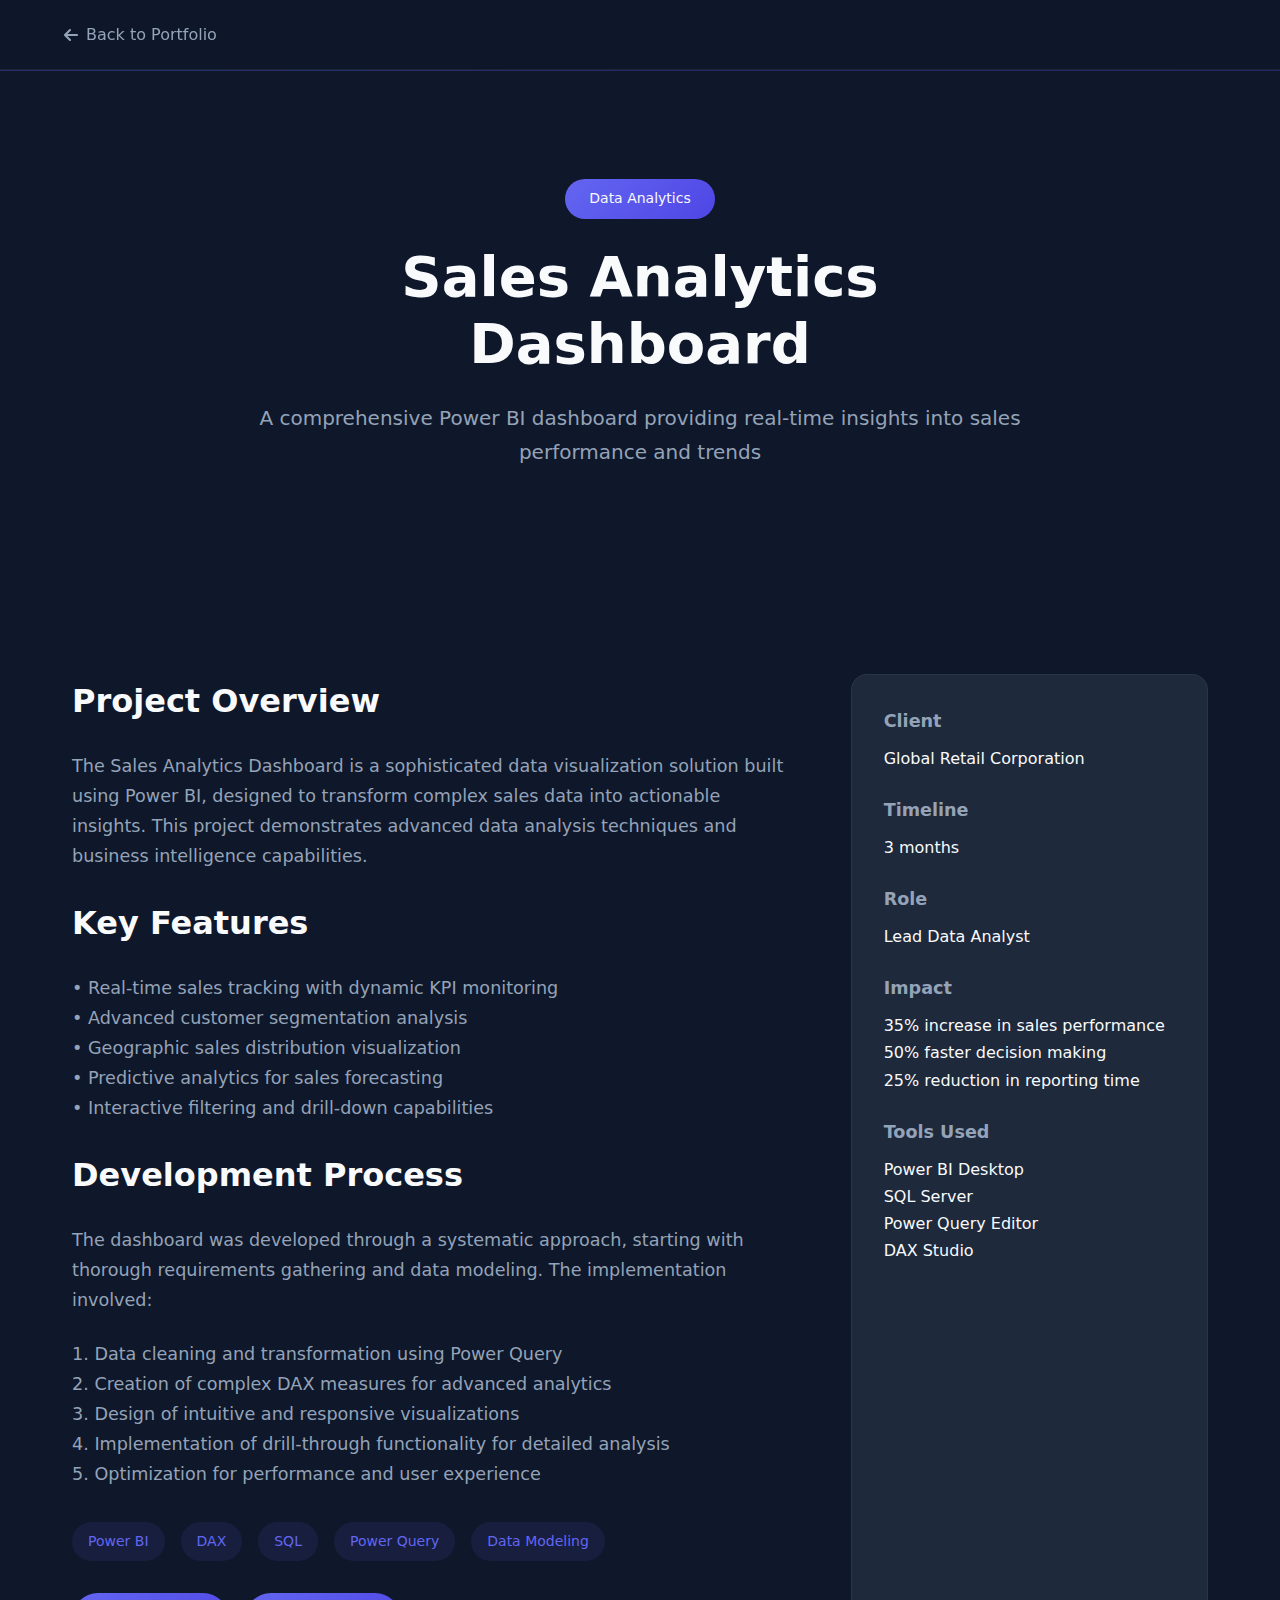
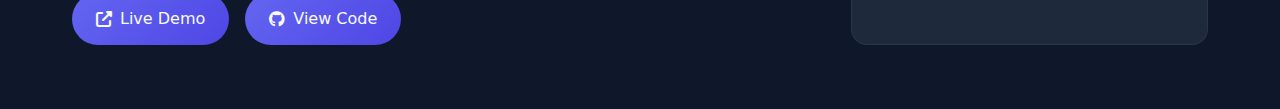
<file: bi360.html>
<!DOCTYPE html>
<html lang="en" data-theme="dark">
<head>
    <meta charset="UTF-8">
    <meta name="viewport" content="width=device-width, initial-scale=1.0">
    <title>Sales Analytics Dashboard - Project Details</title>
    <link rel="stylesheet" href="https://cdnjs.cloudflare.com/ajax/libs/font-awesome/6.5.1/css/all.min.css">
    <style>
        :root {
            --text-primary: #f8fafc;
            --text-secondary: #94a3b8;
            --accent-primary: #6366f1;
            --accent-secondary: #4f46e5;
            --accent-gradient: linear-gradient(135deg, #6366f1 0%, #4f46e5 100%);
            --background-primary: #0f172a;
            --background-secondary: #1e293b;
            --card-shadow: 0 4px 6px -1px rgba(0, 0, 0, 0.1), 0 2px 4px -1px rgba(0, 0, 0, 0.06);
            --hover-shadow: 0 10px 25px -5px rgba(0, 0, 0, 0.1), 0 8px 10px -6px rgba(0, 0, 0, 0.1);
        }

        * {
            margin: 0;
            padding: 0;
            box-sizing: border-box;
        }

        body {
            font-family: 'Inter', system-ui, -apple-system, sans-serif;
            background: var(--background-primary);
            color: var(--text-primary);
            line-height: 1.7;
        }

        /* Navigation */
        .navbar {
            position: fixed;
            top: 0;
            left: 0;
            right: 0;
            height: 70px;
            background: rgba(15, 23, 42, 0.95);
            backdrop-filter: blur(10px);
            display: flex;
            justify-content: space-between;
            align-items: center;
            padding: 0 4rem;
            z-index: 1000;
            border-bottom: 1px solid rgba(148, 163, 184, 0.1);
        }

        .back-link {
            color: var(--text-secondary);
            text-decoration: none;
            display: flex;
            align-items: center;
            gap: 0.5rem;
            font-weight: 500;
            transition: color 0.3s ease;
        }

        .back-link:hover {
            color: var(--text-primary);
        }

        /* Project Banner */
        .project-banner {
            height: 60vh;
            background: linear-gradient(rgba(15, 23, 42, 0.8), rgba(15, 23, 42, 0.8)),
                        url('https://placehold.co/1920x1080') center/cover;
            display: flex;
            align-items: center;
            justify-content: center;
            padding: 0 4rem;
            margin-top: 70px;
            position: relative;
            overflow: hidden;
        }

        .project-banner::before {
            content: '';
            position: absolute;
            top: 0;
            left: 0;
            right: 0;
            height: 1px;
            background: var(--accent-gradient);
            opacity: 0.3;
        }

        .banner-content {
            text-align: center;
            max-width: 800px;
            z-index: 1;
        }

        .project-category {
            display: inline-block;
            background: var(--accent-gradient);
            padding: 0.5rem 1.5rem;
            border-radius: 50px;
            font-size: 0.875rem;
            font-weight: 500;
            margin-bottom: 1.5rem;
        }

        .banner-content h1 {
            font-size: 3.5rem;
            font-weight: 800;
            margin-bottom: 1.5rem;
            line-height: 1.2;
        }

        .banner-content p {
            font-size: 1.25rem;
            color: var(--text-secondary);
            margin-bottom: 2rem;
        }

        /* Project Details */
        .project-details {
            max-width: 1200px;
            margin: 4rem auto;
            padding: 0 2rem;
        }

        .details-grid {
            display: grid;
            grid-template-columns: 2fr 1fr;
            gap: 4rem;
            margin-top: 3rem;
        }

        .details-content h2 {
            font-size: 2rem;
            margin-bottom: 1.5rem;
            color: var(--text-primary);
        }

        .details-content p {
            color: var(--text-secondary);
            margin-bottom: 1.5rem;
            font-size: 1.1rem;
        }

        .project-credentials {
            background: var(--background-secondary);
            padding: 2rem;
            border-radius: 1rem;
            border: 1px solid rgba(148, 163, 184, 0.1);
        }

        .credential-item {
            margin-bottom: 1.5rem;
        }

        .credential-item h3 {
            font-size: 1.1rem;
            color: var(--text-secondary);
            margin-bottom: 0.5rem;
        }

        .credential-item p {
            color: var(--text-primary);
            font-weight: 500;
        }

        .tech-stack {
            display: flex;
            flex-wrap: wrap;
            gap: 1rem;
            margin-top: 2rem;
        }

        .tech-badge {
            background: rgba(99, 102, 241, 0.1);
            color: var(--accent-primary);
            padding: 0.5rem 1rem;
            border-radius: 50px;
            font-size: 0.875rem;
            font-weight: 500;
        }

        .project-links {
            display: flex;
            gap: 1rem;
            margin-top: 2rem;
        }

        .project-link {
            display: inline-flex;
            align-items: center;
            gap: 0.5rem;
            padding: 0.75rem 1.5rem;
            background: var(--accent-gradient);
            color: var(--text-primary);
            text-decoration: none;
            border-radius: 50px;
            font-weight: 500;
            transition: all 0.3s ease;
        }

        .project-link:hover {
            transform: translateY(-2px);
            box-shadow: var(--hover-shadow);
        }

        @media (max-width: 768px) {
            .navbar {
                padding: 0 2rem;
            }

            .project-banner {
                padding: 0 2rem;
                height: 50vh;
            }

            .banner-content h1 {
                font-size: 2.5rem;
            }

            .details-grid {
                grid-template-columns: 1fr;
                gap: 2rem;
            }
        }
    </style>
</head>
<body>
    <!-- Navigation -->
    <nav class="navbar">
        <a href="index.html" class="back-link">
            <i class="fas fa-arrow-left"></i>
            Back to Portfolio
        </a>
    </nav>

    <!-- Project Banner -->
    <section class="project-banner">
        <div class="banner-content">
            <span class="project-category">Data Analytics</span>
            <h1>Sales Analytics Dashboard</h1>
            <p>A comprehensive Power BI dashboard providing real-time insights into sales performance and trends</p>
        </div>
    </section>

    <!-- Project Details -->
    <section class="project-details">
        <div class="details-grid">
            <div class="details-content">
                <h2>Project Overview</h2>
                <p>The Sales Analytics Dashboard is a sophisticated data visualization solution built using Power BI, designed to transform complex sales data into actionable insights. This project demonstrates advanced data analysis techniques and business intelligence capabilities.</p>
                
                <h2>Key Features</h2>
                <p>• Real-time sales tracking with dynamic KPI monitoring<br>
                • Advanced customer segmentation analysis<br>
                • Geographic sales distribution visualization<br>
                • Predictive analytics for sales forecasting<br>
                • Interactive filtering and drill-down capabilities</p>

                <h2>Development Process</h2>
                <p>The dashboard was developed through a systematic approach, starting with thorough requirements gathering and data modeling. The implementation involved:</p>
                <p>1. Data cleaning and transformation using Power Query<br>
                2. Creation of complex DAX measures for advanced analytics<br>
                3. Design of intuitive and responsive visualizations<br>
                4. Implementation of drill-through functionality for detailed analysis<br>
                5. Optimization for performance and user experience</p>

                <div class="tech-stack">
                    <span class="tech-badge">Power BI</span>
                    <span class="tech-badge">DAX</span>
                    <span class="tech-badge">SQL</span>
                    <span class="tech-badge">Power Query</span>
                    <span class="tech-badge">Data Modeling</span>
                </div>

                <div class="project-links">
                    <a href="#" class="project-link">
                        <i class="fas fa-external-link-alt"></i>
                        Live Demo
                    </a>
                    <a href="#" class="project-link">
                        <i class="fab fa-github"></i>
                        View Code
                    </a>
                </div>
            </div>

            <div class="project-credentials">
                <div class="credential-item">
                    <h3>Client</h3>
                    <p>Global Retail Corporation</p>
                </div>
                <div class="credential-item">
                    <h3>Timeline</h3>
                    <p>3 months</p>
                </div>
                <div class="credential-item">
                    <h3>Role</h3>
                    <p>Lead Data Analyst</p>
                </div>
                <div class="credential-item">
                    <h3>Impact</h3>
                    <p>35% increase in sales performance<br>
                    50% faster decision making<br>
                    25% reduction in reporting time</p>
                </div>
                <div class="credential-item">
                    <h3>Tools Used</h3>
                    <p>Power BI Desktop<br>
                    SQL Server<br>
                    Power Query Editor<br>
                    DAX Studio</p>
                </div>
            </div>
        </div>
    </section>
</body>
</html>
</file>
